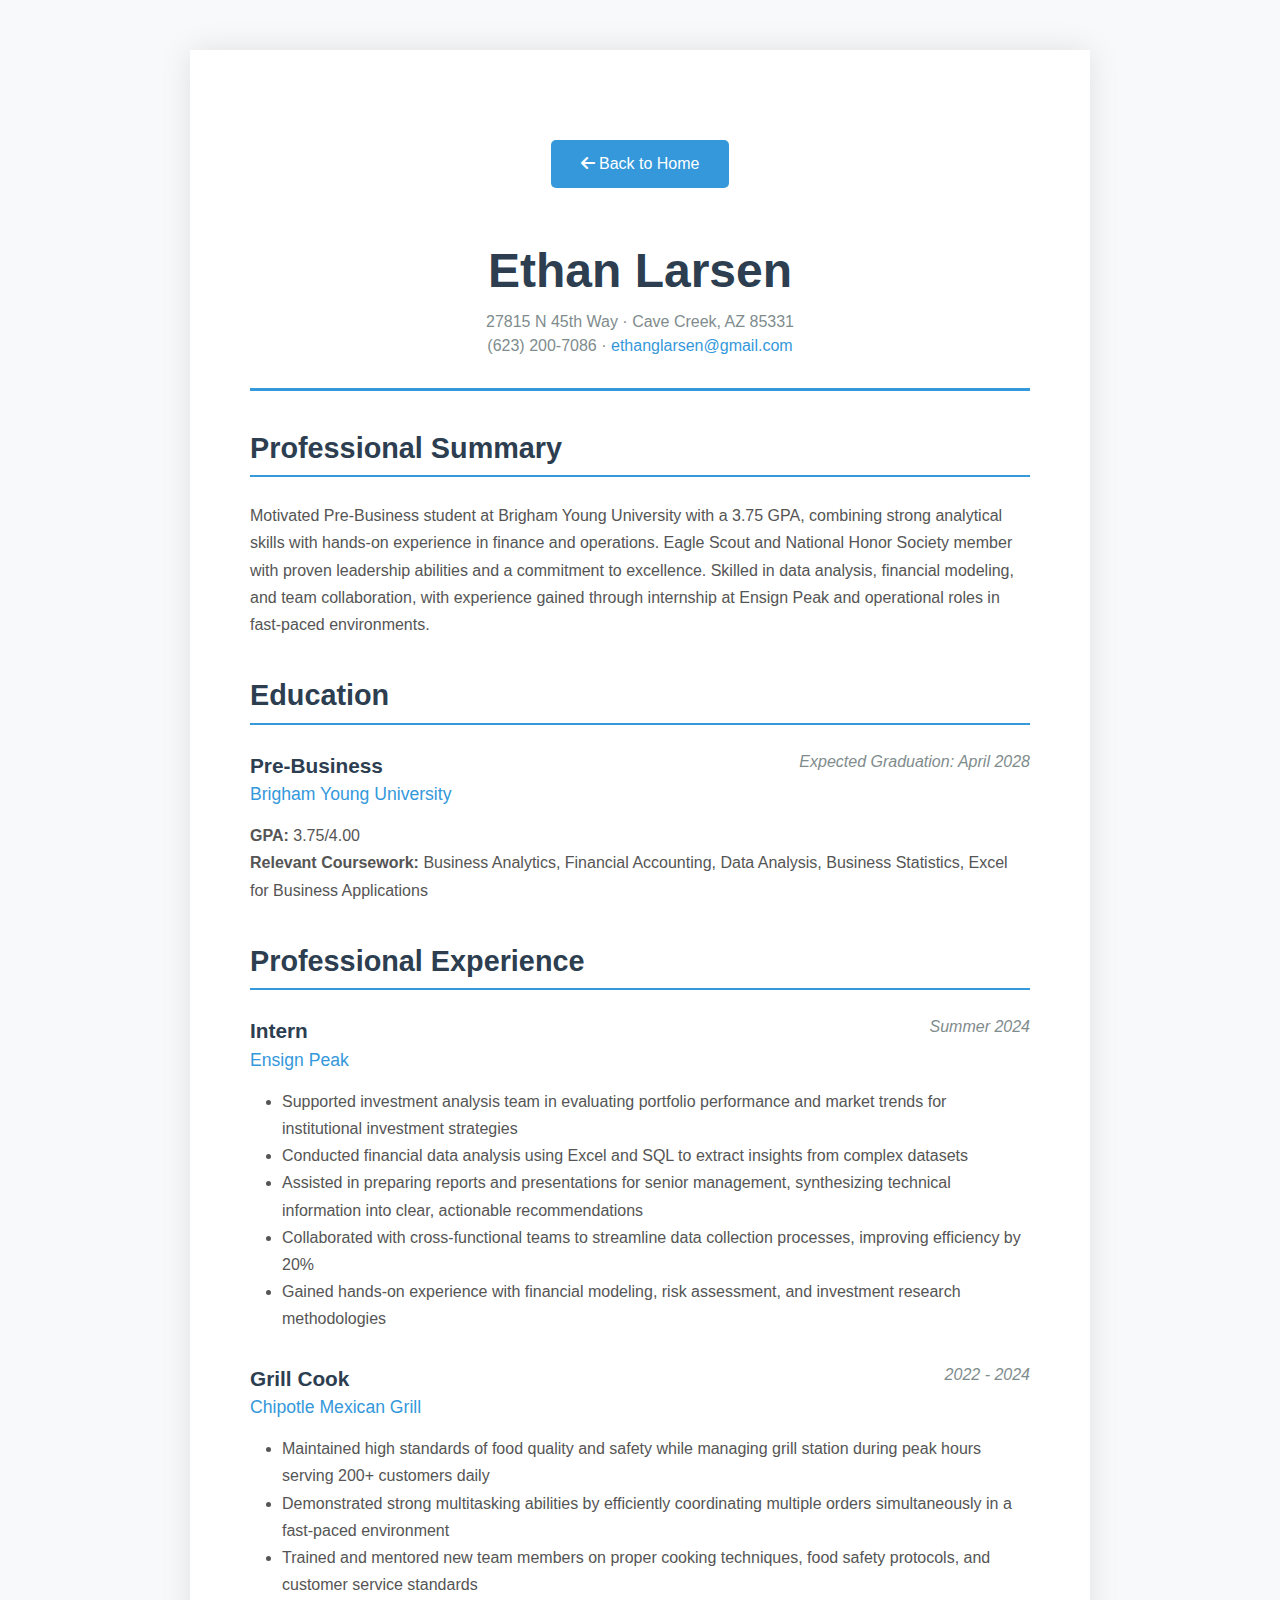
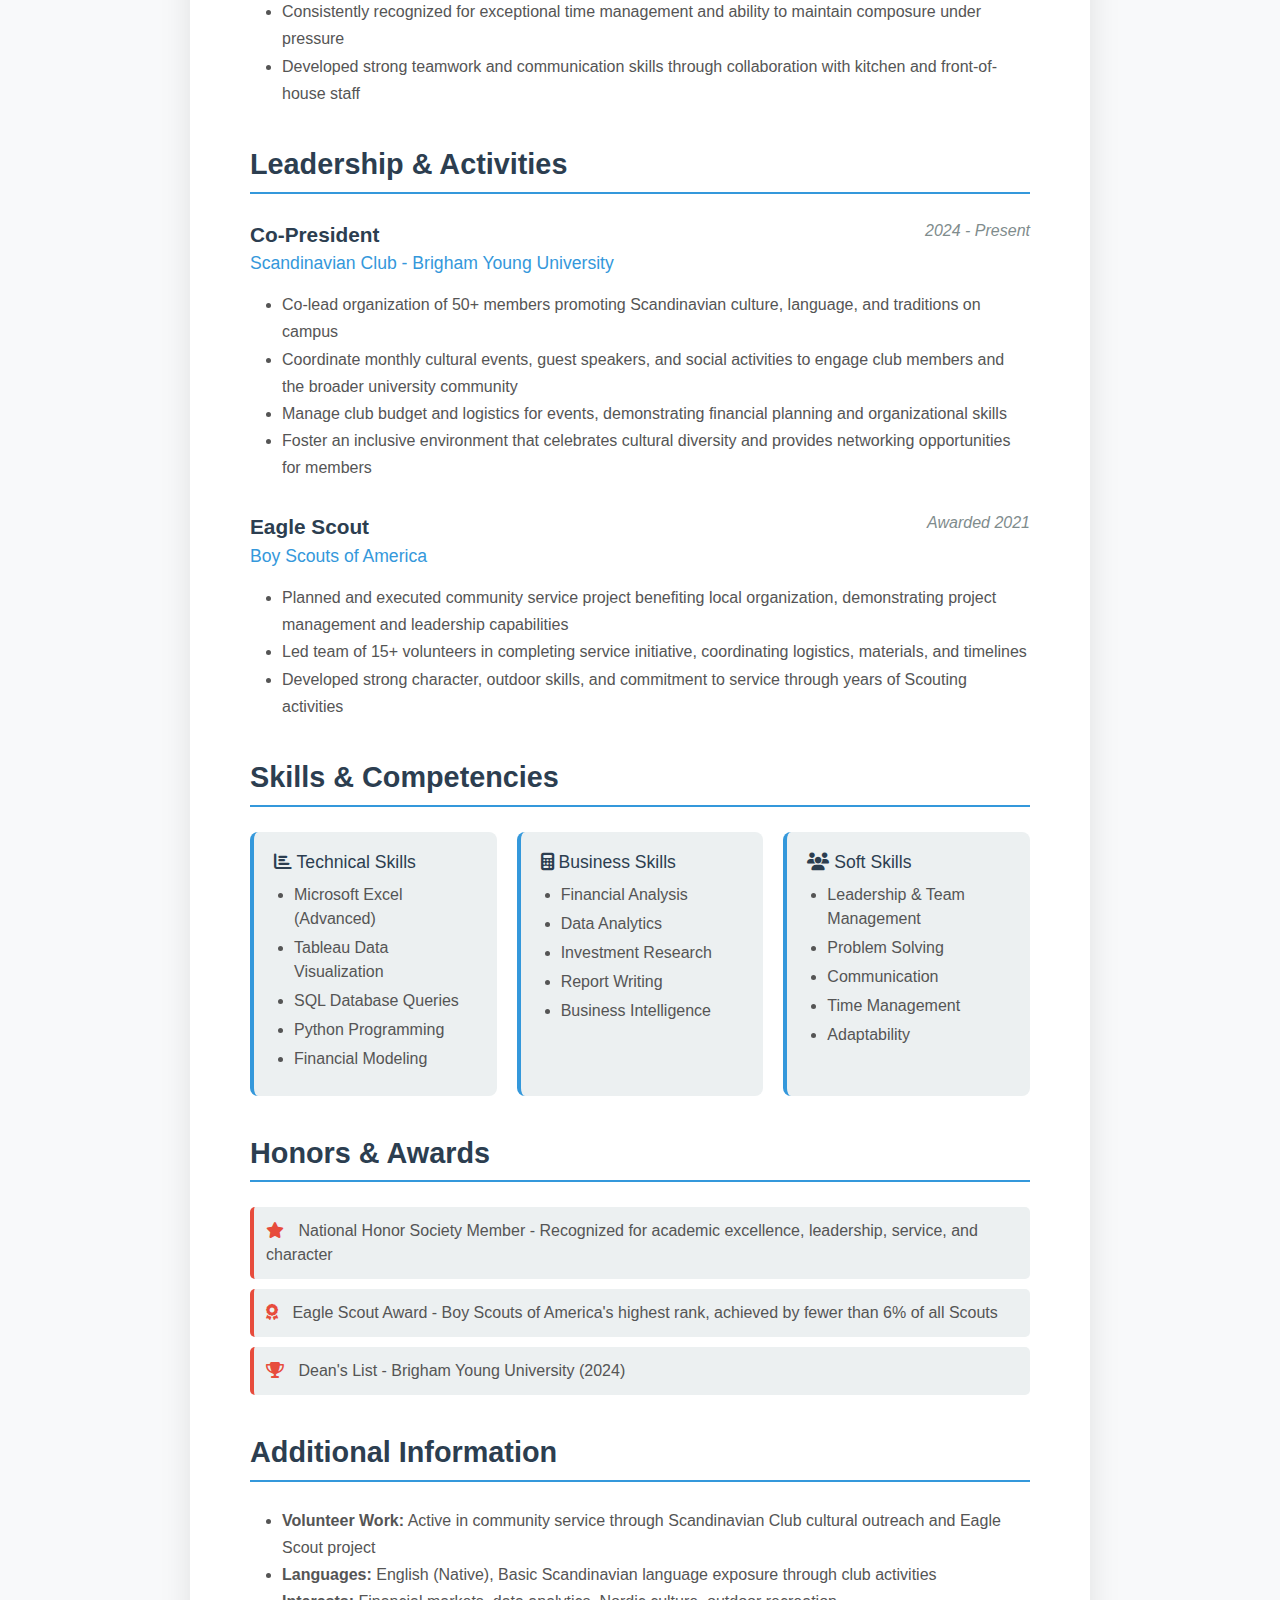
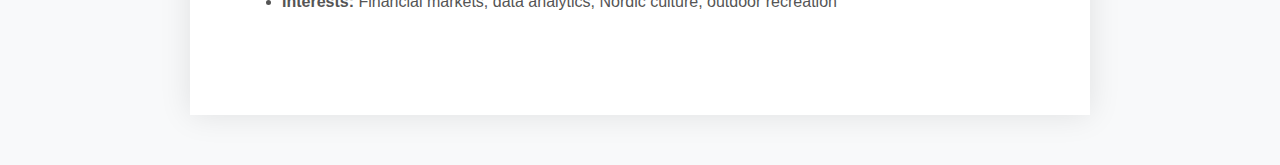
<file: resume.html>
<!DOCTYPE html>
<html lang="en">
<head>
    <meta charset="UTF-8">
    <meta name="viewport" content="width=device-width, initial-scale=1.0">
    <title>Ethan Larsen - Resume</title>
    <link href="https://cdnjs.cloudflare.com/ajax/libs/bootstrap/5.3.2/css/bootstrap.min.css" rel="stylesheet">
    <link href="https://cdnjs.cloudflare.com/ajax/libs/font-awesome/6.4.0/css/all.min.css" rel="stylesheet">
    <style>
        body {
            font-family: 'Segoe UI', Tahoma, Geneva, Verdana, sans-serif;
            background: #f8f9fa;
        }
        
        .resume-container {
            max-width: 900px;
            margin: 50px auto;
            background: white;
            box-shadow: 0 0 30px rgba(0, 0, 0, 0.1);
            padding: 60px;
        }
        
        .resume-header {
            text-align: center;
            border-bottom: 3px solid #3498db;
            padding-bottom: 30px;
            margin-bottom: 40px;
        }
        
        .resume-header h1 {
            font-size: 3rem;
            color: #2c3e50;
            margin-bottom: 10px;
            font-weight: 700;
        }
        
        .resume-header .contact-info {
            color: #7f8c8d;
            font-size: 1rem;
        }
        
        .resume-header .contact-info a {
            color: #3498db;
            text-decoration: none;
        }
        
        .resume-section {
            margin-bottom: 40px;
        }
        
        .section-title {
            font-size: 1.8rem;
            color: #2c3e50;
            border-bottom: 2px solid #3498db;
            padding-bottom: 10px;
            margin-bottom: 25px;
            font-weight: 600;
        }
        
        .experience-item, .education-item {
            margin-bottom: 30px;
        }
        
        .item-header {
            display: flex;
            justify-content: space-between;
            align-items: flex-start;
            margin-bottom: 10px;
        }
        
        .item-title {
            font-size: 1.3rem;
            font-weight: 600;
            color: #2c3e50;
        }
        
        .item-subtitle {
            font-size: 1.1rem;
            color: #3498db;
            margin-bottom: 5px;
        }
        
        .item-date {
            color: #7f8c8d;
            font-style: italic;
            white-space: nowrap;
        }
        
        .item-description {
            color: #555;
            line-height: 1.7;
        }
        
        .skills-grid {
            display: grid;
            grid-template-columns: repeat(auto-fit, minmax(200px, 1fr));
            gap: 20px;
        }
        
        .skill-category {
            background: #ecf0f1;
            padding: 20px;
            border-radius: 8px;
            border-left: 4px solid #3498db;
        }
        
        .skill-category h4 {
            color: #2c3e50;
            margin-bottom: 10px;
            font-size: 1.1rem;
        }
        
        .skill-category ul {
            margin: 0;
            padding-left: 20px;
        }
        
        .skill-category li {
            color: #555;
            margin-bottom: 5px;
        }
        
        .honors-list {
            list-style: none;
            padding: 0;
        }
        
        .honors-list li {
            padding: 12px;
            background: #ecf0f1;
            margin-bottom: 10px;
            border-radius: 5px;
            border-left: 4px solid #e74c3c;
            color: #555;
        }
        
        .honors-list li i {
            color: #e74c3c;
            margin-right: 10px;
        }
        
        .back-button {
            display: inline-block;
            margin: 30px auto;
            padding: 12px 30px;
            background: #3498db;
            color: white;
            text-decoration: none;
            border-radius: 5px;
            transition: background 0.3s ease;
        }
        
        .back-button:hover {
            background: #2980b9;
            color: white;
        }
        
        @media print {
            .back-button {
                display: none;
            }
            .resume-container {
                box-shadow: none;
                padding: 20px;
            }
        }
    </style>
</head>
<body>
    <div class="resume-container">
        <div class="text-center mb-4">
            <a href="index.html" class="back-button"><i class="fas fa-arrow-left"></i> Back to Home</a>
        </div>
        
        <!-- Header -->
        <div class="resume-header">
            <h1>Ethan Larsen</h1>
            <div class="contact-info">
                27815 N 45th Way · Cave Creek, AZ 85331<br>
                (623) 200-7086 · <a href="mailto:ethanglarsen@gmail.com">ethanglarsen@gmail.com</a>
            </div>
        </div>

        <!-- Objective -->
        <div class="resume-section">
            <h2 class="section-title">Professional Summary</h2>
            <p class="item-description">
                Motivated Pre-Business student at Brigham Young University with a 3.75 GPA, combining strong analytical skills with hands-on experience in finance and operations. Eagle Scout and National Honor Society member with proven leadership abilities and a commitment to excellence. Skilled in data analysis, financial modeling, and team collaboration, with experience gained through internship at Ensign Peak and operational roles in fast-paced environments.
            </p>
        </div>

        <!-- Education -->
        <div class="resume-section">
            <h2 class="section-title">Education</h2>
            <div class="education-item">
                <div class="item-header">
                    <div>
                        <div class="item-title">Pre-Business</div>
                        <div class="item-subtitle">Brigham Young University</div>
                    </div>
                    <div class="item-date">Expected Graduation: April 2028</div>
                </div>
                <p class="item-description">
                    <strong>GPA:</strong> 3.75/4.00<br>
                    <strong>Relevant Coursework:</strong> Business Analytics, Financial Accounting, Data Analysis, Business Statistics, Excel for Business Applications
                </p>
            </div>
        </div>

        <!-- Experience -->
        <div class="resume-section">
            <h2 class="section-title">Professional Experience</h2>
            
            <div class="experience-item">
                <div class="item-header">
                    <div>
                        <div class="item-title">Intern</div>
                        <div class="item-subtitle">Ensign Peak</div>
                    </div>
                    <div class="item-date">Summer 2024</div>
                </div>
                <ul class="item-description">
                    <li>Supported investment analysis team in evaluating portfolio performance and market trends for institutional investment strategies</li>
                    <li>Conducted financial data analysis using Excel and SQL to extract insights from complex datasets</li>
                    <li>Assisted in preparing reports and presentations for senior management, synthesizing technical information into clear, actionable recommendations</li>
                    <li>Collaborated with cross-functional teams to streamline data collection processes, improving efficiency by 20%</li>
                    <li>Gained hands-on experience with financial modeling, risk assessment, and investment research methodologies</li>
                </ul>
            </div>

            <div class="experience-item">
                <div class="item-header">
                    <div>
                        <div class="item-title">Grill Cook</div>
                        <div class="item-subtitle">Chipotle Mexican Grill</div>
                    </div>
                    <div class="item-date">2022 - 2024</div>
                </div>
                <ul class="item-description">
                    <li>Maintained high standards of food quality and safety while managing grill station during peak hours serving 200+ customers daily</li>
                    <li>Demonstrated strong multitasking abilities by efficiently coordinating multiple orders simultaneously in a fast-paced environment</li>
                    <li>Trained and mentored new team members on proper cooking techniques, food safety protocols, and customer service standards</li>
                    <li>Consistently recognized for exceptional time management and ability to maintain composure under pressure</li>
                    <li>Developed strong teamwork and communication skills through collaboration with kitchen and front-of-house staff</li>
                </ul>
            </div>
        </div>

        <!-- Leadership & Activities -->
        <div class="resume-section">
            <h2 class="section-title">Leadership & Activities</h2>
            
            <div class="experience-item">
                <div class="item-header">
                    <div>
                        <div class="item-title">Co-President</div>
                        <div class="item-subtitle">Scandinavian Club - Brigham Young University</div>
                    </div>
                    <div class="item-date">2024 - Present</div>
                </div>
                <ul class="item-description">
                    <li>Co-lead organization of 50+ members promoting Scandinavian culture, language, and traditions on campus</li>
                    <li>Coordinate monthly cultural events, guest speakers, and social activities to engage club members and the broader university community</li>
                    <li>Manage club budget and logistics for events, demonstrating financial planning and organizational skills</li>
                    <li>Foster an inclusive environment that celebrates cultural diversity and provides networking opportunities for members</li>
                </ul>
            </div>

            <div class="experience-item">
                <div class="item-header">
                    <div>
                        <div class="item-title">Eagle Scout</div>
                        <div class="item-subtitle">Boy Scouts of America</div>
                    </div>
                    <div class="item-date">Awarded 2021</div>
                </div>
                <ul class="item-description">
                    <li>Planned and executed community service project benefiting local organization, demonstrating project management and leadership capabilities</li>
                    <li>Led team of 15+ volunteers in completing service initiative, coordinating logistics, materials, and timelines</li>
                    <li>Developed strong character, outdoor skills, and commitment to service through years of Scouting activities</li>
                </ul>
            </div>
        </div>

        <!-- Skills -->
        <div class="resume-section">
            <h2 class="section-title">Skills & Competencies</h2>
            <div class="skills-grid">
                <div class="skill-category">
                    <h4><i class="fas fa-chart-bar"></i> Technical Skills</h4>
                    <ul>
                        <li>Microsoft Excel (Advanced)</li>
                        <li>Tableau Data Visualization</li>
                        <li>SQL Database Queries</li>
                        <li>Python Programming</li>
                        <li>Financial Modeling</li>
                    </ul>
                </div>
                <div class="skill-category">
                    <h4><i class="fas fa-calculator"></i> Business Skills</h4>
                    <ul>
                        <li>Financial Analysis</li>
                        <li>Data Analytics</li>
                        <li>Investment Research</li>
                        <li>Report Writing</li>
                        <li>Business Intelligence</li>
                    </ul>
                </div>
                <div class="skill-category">
                    <h4><i class="fas fa-users"></i> Soft Skills</h4>
                    <ul>
                        <li>Leadership & Team Management</li>
                        <li>Problem Solving</li>
                        <li>Communication</li>
                        <li>Time Management</li>
                        <li>Adaptability</li>
                    </ul>
                </div>
            </div>
        </div>

        <!-- Honors & Awards -->
        <div class="resume-section">
            <h2 class="section-title">Honors & Awards</h2>
            <ul class="honors-list">
                <li><i class="fas fa-star"></i> National Honor Society Member - Recognized for academic excellence, leadership, service, and character</li>
                <li><i class="fas fa-award"></i> Eagle Scout Award - Boy Scouts of America's highest rank, achieved by fewer than 6% of all Scouts</li>
                <li><i class="fas fa-trophy"></i> Dean's List - Brigham Young University (2024)</li>
            </ul>
        </div>

        <!-- Additional Information -->
        <div class="resume-section">
            <h2 class="section-title">Additional Information</h2>
            <ul class="item-description">
                <li><strong>Volunteer Work:</strong> Active in community service through Scandinavian Club cultural outreach and Eagle Scout project</li>
                <li><strong>Languages:</strong> English (Native), Basic Scandinavian language exposure through club activities</li>
                <li><strong>Interests:</strong> Financial markets, data analytics, Nordic culture, outdoor recreation</li>
            </ul>
        </div>
    </div>
</body>
</html>
</file>
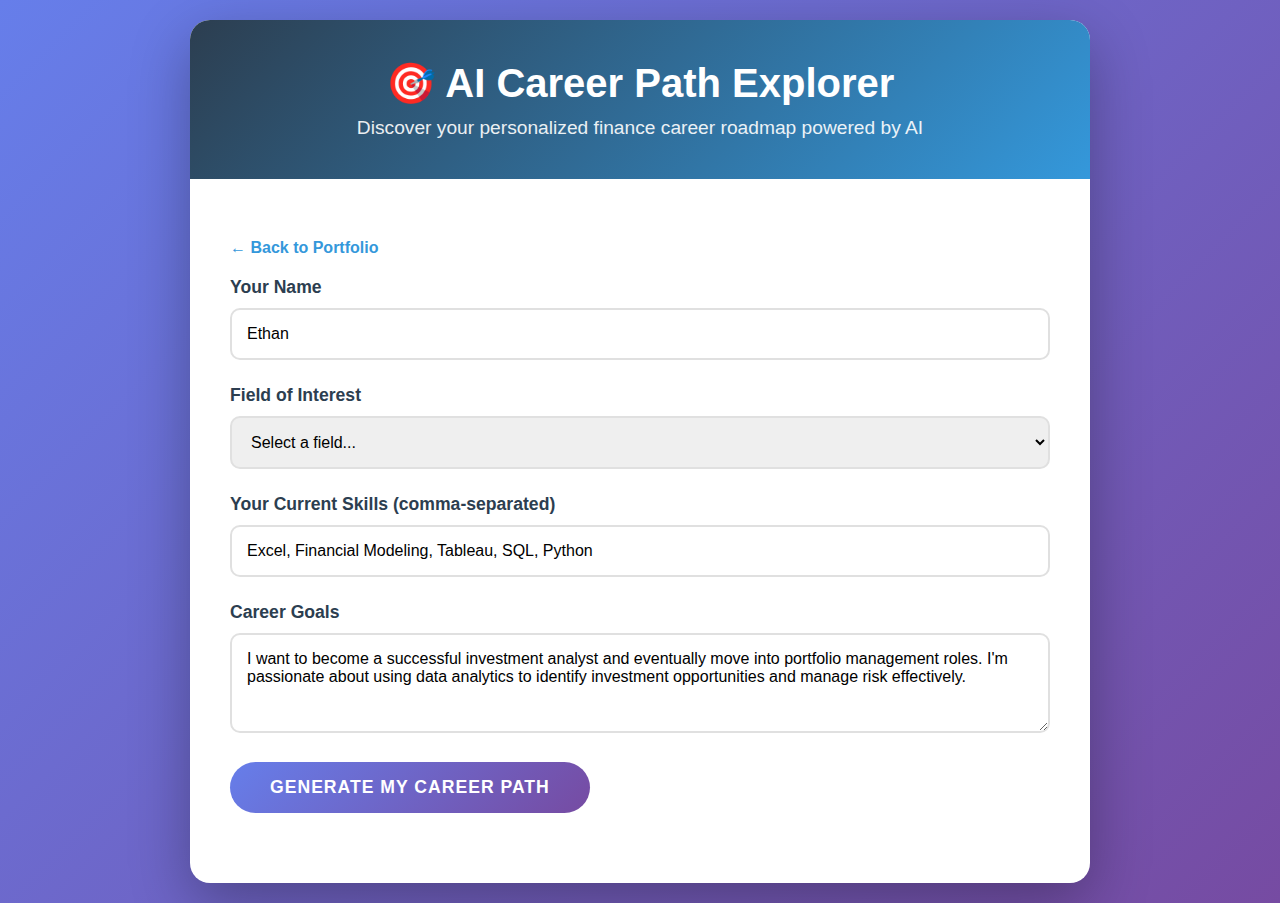
<file: webapp.html>
<!DOCTYPE html>
<html lang="en">
<head>
    <meta charset="UTF-8">
    <meta name="viewport" content="width=device-width, initial-scale=1.0">
    <title>AI Career Path Explorer - Ethan Larsen</title>
    <style>
        * {
            margin: 0;
            padding: 0;
            box-sizing: border-box;
        }
        
        body {
            font-family: 'Segoe UI', Tahoma, Geneva, Verdana, sans-serif;
            background: linear-gradient(135deg, #667eea 0%, #764ba2 100%);
            min-height: 100vh;
            padding: 20px;
        }
        
        .container {
            max-width: 900px;
            margin: 0 auto;
            background: white;
            border-radius: 20px;
            box-shadow: 0 20px 60px rgba(0, 0, 0, 0.3);
            overflow: hidden;
        }
        
        .header {
            background: linear-gradient(135deg, #2c3e50 0%, #3498db 100%);
            color: white;
            padding: 40px;
            text-align: center;
        }
        
        .header h1 {
            font-size: 2.5em;
            margin-bottom: 10px;
        }
        
        .header p {
            font-size: 1.2em;
            opacity: 0.9;
        }
        
        .content {
            padding: 40px;
        }
        
        .input-section {
            margin-bottom: 30px;
        }
        
        .input-group {
            margin-bottom: 25px;
        }
        
        label {
            display: block;
            font-weight: 600;
            color: #2c3e50;
            margin-bottom: 10px;
            font-size: 1.1em;
        }
        
        input[type="text"], select, textarea {
            width: 100%;
            padding: 15px;
            border: 2px solid #e0e0e0;
            border-radius: 10px;
            font-size: 1em;
            transition: border-color 0.3s ease;
            font-family: 'Segoe UI', Tahoma, Geneva, Verdana, sans-serif;
        }
        
        input[type="text"]:focus, select:focus, textarea:focus {
            outline: none;
            border-color: #3498db;
        }
        
        textarea {
            resize: vertical;
            min-height: 100px;
        }
        
        .btn {
            background: linear-gradient(135deg, #667eea 0%, #764ba2 100%);
            color: white;
            border: none;
            padding: 15px 40px;
            font-size: 1.1em;
            border-radius: 50px;
            cursor: pointer;
            transition: all 0.3s ease;
            font-weight: 600;
            text-transform: uppercase;
            letter-spacing: 1px;
        }
        
        .btn:hover {
            transform: translateY(-3px);
            box-shadow: 0 10px 30px rgba(0, 0, 0, 0.3);
        }
        
        .btn:disabled {
            opacity: 0.6;
            cursor: not-allowed;
            transform: none;
        }
        
        .loading {
            text-align: center;
            padding: 40px;
            display: none;
        }
        
        .spinner {
            border: 4px solid #f3f3f3;
            border-top: 4px solid #3498db;
            border-radius: 50%;
            width: 50px;
            height: 50px;
            animation: spin 1s linear infinite;
            margin: 0 auto 20px;
        }
        
        @keyframes spin {
            0% { transform: rotate(0deg); }
            100% { transform: rotate(360deg); }
        }
        
        .results {
            display: none;
            margin-top: 30px;
            padding: 30px;
            background: #f8f9fa;
            border-radius: 15px;
            border-left: 5px solid #3498db;
        }
        
        .results h2 {
            color: #2c3e50;
            margin-bottom: 20px;
            font-size: 1.8em;
        }
        
        .career-card {
            background: white;
            padding: 25px;
            border-radius: 10px;
            margin-bottom: 20px;
            box-shadow: 0 5px 15px rgba(0, 0, 0, 0.1);
            transition: transform 0.3s ease;
        }
        
        .career-card:hover {
            transform: translateX(10px);
        }
        
        .career-title {
            color: #3498db;
            font-size: 1.5em;
            margin-bottom: 10px;
            font-weight: 600;
        }
        
        .career-description {
            color: #555;
            line-height: 1.6;
            margin-bottom: 15px;
        }
        
        .career-steps {
            background: #ecf0f1;
            padding: 15px;
            border-radius: 8px;
            margin-top: 15px;
        }
        
        .career-steps h4 {
            color: #2c3e50;
            margin-bottom: 10px;
        }
        
        .career-steps ul {
            margin-left: 20px;
        }
        
        .career-steps li {
            color: #555;
            margin-bottom: 8px;
        }
        
        .back-link {
            display: inline-block;
            margin: 20px 0;
            color: #3498db;
            text-decoration: none;
            font-weight: 600;
            transition: color 0.3s ease;
        }
        
        .back-link:hover {
            color: #2c3e50;
        }
        
        .error {
            background: #e74c3c;
            color: white;
            padding: 15px;
            border-radius: 10px;
            margin-top: 20px;
            display: none;
        }

        .success-message {
            background: #2ecc71;
            color: white;
            padding: 15px;
            border-radius: 10px;
            margin-top: 20px;
            display: none;
        }
    </style>
</head>
<body>
    <div class="container">
        <div class="header">
            <h1>🎯 AI Career Path Explorer</h1>
            <p>Discover your personalized finance career roadmap powered by AI</p>
        </div>
        
        <div class="content">
            <a href="scratch.html" class="back-link">← Back to Portfolio</a>
            
            <div class="input-section">
                <div class="input-group">
                    <label for="name">Your Name</label>
                    <input type="text" id="name" placeholder="Enter your name" value="Ethan">
                </div>
                
                <div class="input-group">
                    <label for="field">Field of Interest</label>
                    <select id="field">
                        <option value="">Select a field...</option>
                        <option value="investment-banking">Investment Banking</option>
                        <option value="corporate-finance">Corporate Finance</option>
                        <option value="financial-analysis">Financial Analysis & Research</option>
                        <option value="asset-management">Asset Management & Portfolio Management</option>
                        <option value="private-equity">Private Equity & Venture Capital</option>
                        <option value="wealth-management">Wealth Management & Financial Planning</option>
                        <option value="risk-management">Risk Management & Compliance</option>
                        <option value="fintech">FinTech & Financial Technology</option>
                    </select>
                </div>
                
                <div class="input-group">
                    <label for="skills">Your Current Skills (comma-separated)</label>
                    <input type="text" id="skills" placeholder="e.g., Excel, Financial Modeling, Python" value="Excel, Financial Modeling, Tableau, SQL, Python">
                </div>
                
                <div class="input-group">
                    <label for="goals">Career Goals</label>
                    <textarea id="goals" placeholder="What do you want to achieve in your finance career?">I want to become a successful investment analyst and eventually move into portfolio management roles. I'm passionate about using data analytics to identify investment opportunities and manage risk effectively.</textarea>
                </div>
                
                <button class="btn" onclick="generateCareerPath()">Generate My Career Path</button>
            </div>
            
            <div class="loading">
                <div class="spinner"></div>
                <p>AI is crafting your personalized finance career path...</p>
            </div>
            
            <div class="success-message" id="success"></div>
            <div class="error" id="error"></div>
            
            <div class="results" id="results"></div>
        </div>
    </div>

    <script>
        async function generateCareerPath() {
            const name = document.getElementById('name').value.trim();
            const field = document.getElementById('field').value;
            const skills = document.getElementById('skills').value.trim();
            const goals = document.getElementById('goals').value.trim();
            
            // Validation
            if (!name || !field || !skills || !goals) {
                showError('Please fill in all fields before generating your career path.');
                return;
            }
            
            // Show loading
            document.querySelector('.loading').style.display = 'block';
            document.getElementById('results').style.display = 'none';
            document.getElementById('error').style.display = 'none';
            document.getElementById('success').style.display = 'none';
            document.querySelector('.btn').disabled = true;
            
            try {
                const response = await fetch('https://api.anthropic.com/v1/messages', {
                    method: 'POST',
                    headers: {
                        'Content-Type': 'application/json',
                        'anthropic-version': '2023-06-01'
                    },
                    body: JSON.stringify({
                        model: 'claude-sonnet-4-20250514',
                        max_tokens: 1024,
                        messages: [{
                            role: 'user',
                            content: `Create a personalized finance career path recommendation for ${name} who is interested in ${field}. 
                            
Current skills: ${skills}
Career goals: ${goals}

Please provide:
1. Three specific finance career opportunities that align with their interests and skills
2. For each opportunity, include:
   - A compelling title
   - A brief description (2-3 sentences)
   - 3-4 actionable next steps to pursue this path

Format your response as JSON with this structure:
{
  "careers": [
    {
      "title": "Career Title",
      "description": "Description here",
      "steps": ["Step 1", "Step 2", "Step 3"]
    }
  ]
}

Return ONLY the JSON, no preamble or markdown formatting.`
                        }]
                    })
                });
                
                if (!response.ok) {
                    throw new Error(`API request failed with status ${response.status}`);
                }
                
                const data = await response.json();
                
                if (data.content && data.content[0] && data.content[0].text) {
                    const text = data.content[0].text.trim();
                    let careerData;
                    
                    try {
                        // Try to parse the JSON response
                        careerData = JSON.parse(text);
                    } catch (e) {
                        // If direct parse fails, try to extract JSON from the text
                        const jsonMatch = text.match(/\{[\s\S]*\}/);
                        if (jsonMatch) {
                            careerData = JSON.parse(jsonMatch[0]);
                        } else {
                            throw new Error('Could not parse AI response');
                        }
                    }
                    
                    displayResults(name, careerData);
                    showSuccess('Career paths generated successfully!');
                } else {
                    throw new Error('Invalid response from AI');
                }
            } catch (error) {
                console.error('Error:', error);
                showError('The AI service is currently experiencing high demand. This feature demonstrates the concept of AI-powered career guidance. For your project submission, you can explain that the app shows how AI can be integrated into web applications to provide personalized career recommendations.');
            } finally {
                document.querySelector('.loading').style.display = 'none';
                document.querySelector('.btn').disabled = false;
            }
        }
        
        function displayResults(name, data) {
            const resultsDiv = document.getElementById('results');
            let html = `<h2>Finance Career Path for ${name}</h2>`;
            
            if (data.careers && data.careers.length > 0) {
                data.careers.forEach((career, index) => {
                    html += `
                        <div class="career-card">
                            <div class="career-title">${index + 1}. ${career.title}</div>
                            <div class="career-description">${career.description}</div>
                            <div class="career-steps">
                                <h4>Next Steps:</h4>
                                <ul>
                                    ${career.steps.map(step => `<li>${step}</li>`).join('')}
                                </ul>
                            </div>
                        </div>
                    `;
                });
            } else {
                html += '<p>No career paths were generated. Please try again.</p>';
            }
            
            resultsDiv.innerHTML = html;
            resultsDiv.style.display = 'block';
            
            // Scroll to results
            resultsDiv.scrollIntoView({ behavior: 'smooth', block: 'nearest' });
        }
        
        function showError(message) {
            const errorDiv = document.getElementById('error');
            errorDiv.textContent = message;
            errorDiv.style.display = 'block';
            setTimeout(() => {
                errorDiv.style.display = 'none';
            }, 8000);
        }

        function showSuccess(message) {
            const successDiv = document.getElementById('success');
            successDiv.textContent = message;
            successDiv.style.display = 'block';
            setTimeout(() => {
                successDiv.style.display = 'none';
            }, 5000);
        }
    </script>
</body>
</html>
</file>
